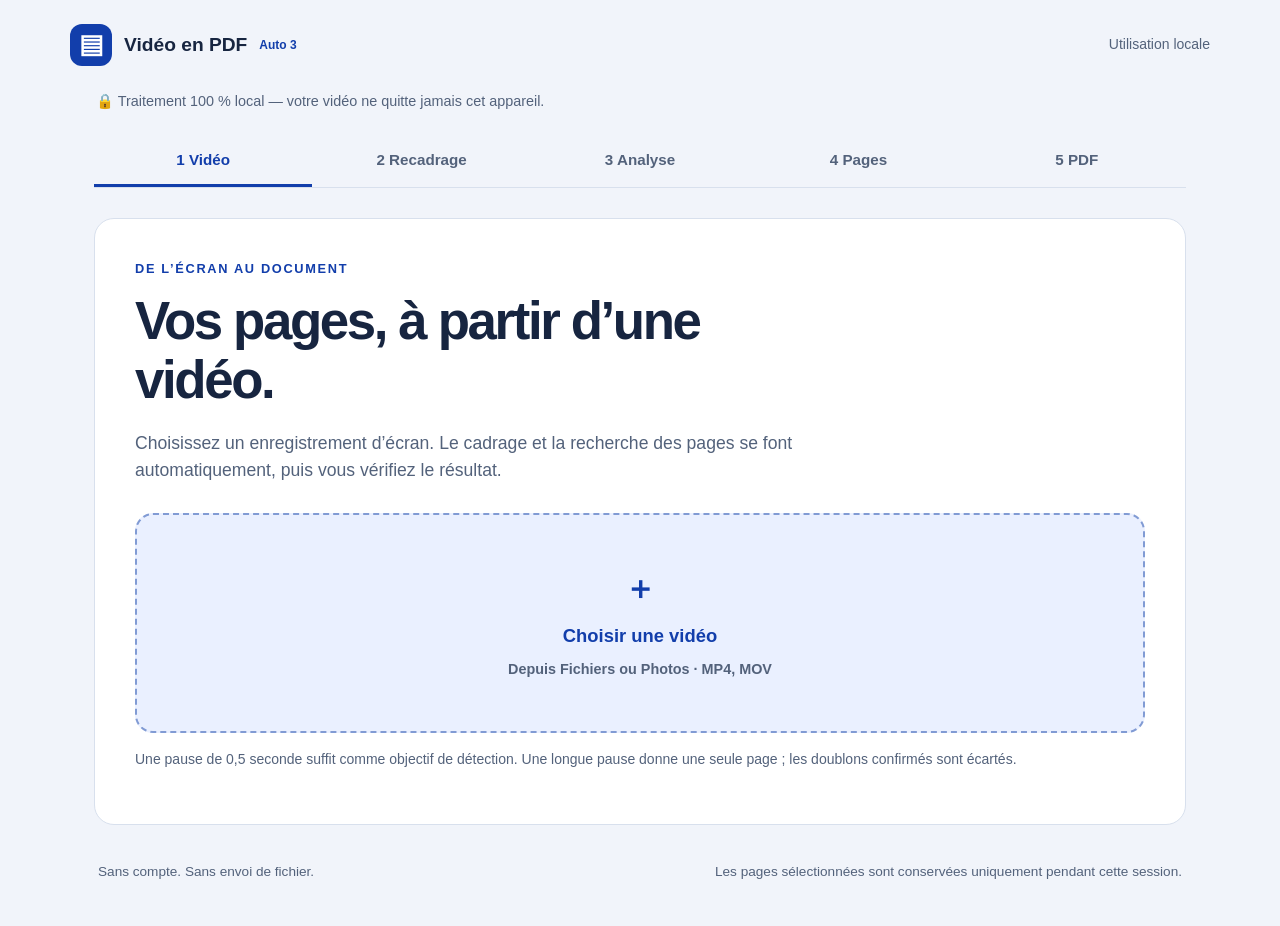
<file: index.html>
<!doctype html>
<html lang="fr">
<head>
  <meta charset="utf-8">
  <meta name="viewport" content="width=device-width, initial-scale=1, viewport-fit=cover">
  <meta name="theme-color" content="#123eab">
  <meta name="description" content="Transformez une vidéo d’écran en pages PDF, entièrement sur votre appareil.">
  <meta name="apple-mobile-web-app-capable" content="yes">
  <meta name="apple-mobile-web-app-status-bar-style" content="default">
  <meta name="apple-mobile-web-app-title" content="Vidéo en PDF">
  <link rel="manifest" href="./manifest.webmanifest">
  <link rel="apple-touch-icon" href="./icons/icon-192.png">
  <link rel="icon" href="./icons/icon-192.png">
  <link rel="stylesheet" href="./styles.css">
  <title>Vidéo en PDF</title>
</head>
<body>
<header class="topbar"><a class="brand" href="./"><span class="brand-icon" aria-hidden="true">▤</span> Vidéo en PDF <small class="version">Auto 3</small></a><span id="offline-status" class="status">Utilisation locale</span></header>
<main>
  <p class="privacy">🔒 Traitement 100 % local — votre vidéo ne quitte jamais cet appareil.</p>
  <nav aria-label="Étapes"><ol class="steps"><li aria-current="step">1 <span>Vidéo</span></li><li>2 <span>Recadrage</span></li><li>3 <span>Analyse</span></li><li>4 <span>Pages</span></li><li>5 <span>PDF</span></li></ol></nav>
  <div id="message" role="status" aria-live="polite" hidden></div>
  <section id="import-panel" class="panel">
    <p class="eyebrow">DE L’ÉCRAN AU DOCUMENT</p><h1>Vos pages, à partir d’une vidéo.</h1>
    <p class="lede">Choisissez un enregistrement d’écran. Le cadrage et la recherche des pages se font automatiquement, puis vous vérifiez le résultat.</p>
    <label class="dropzone" for="file-input"><span class="upload-icon" aria-hidden="true">＋</span><strong>Choisir une vidéo</strong><span>Depuis Fichiers ou Photos · MP4, MOV</span><input id="file-input" type="file" accept="video/*,.mov,.mp4" aria-label="Choisir une vidéo"></label>
    <p class="hint">Une pause de 0,5 seconde suffit comme objectif de détection. Une longue pause donne une seule page ; les doublons confirmés sont écartés.</p>
  </section>
  <section id="workspace" hidden>
    <div class="workspace-head"><div><p class="eyebrow">VOTRE VIDÉO</p><h2 id="file-name"></h2><p id="file-meta" class="hint"></p></div><button id="change-video" class="secondary">Changer de vidéo</button></div>
    <div class="editor-grid">
      <div class="viewer-panel">
        <div id="video-stage"><video id="video" playsinline muted preload="auto" controls aria-label="Aperçu de la vidéo"></video><div id="work-cover" hidden aria-hidden="true"><span class="work-symbol">▤</span><img id="work-image" alt="" hidden><p id="work-caption">Recherche des pages stables…</p></div><div id="crop-overlay" hidden><div id="crop-rect"><span class="crop-tag">Zone conservée</span><button type="button" class="handle left" data-edge="left" aria-label="Bord gauche, utilisez les flèches pour ajuster"></button><button type="button" class="handle right" data-edge="right" aria-label="Bord droit, utilisez les flèches pour ajuster"></button><button type="button" class="handle top" data-edge="top" aria-label="Bord supérieur, utilisez les flèches pour ajuster"></button><button type="button" class="handle bottom" data-edge="bottom" aria-label="Bord inférieur, utilisez les flèches pour ajuster"></button></div></div></div>
        <div id="timeline-panel" hidden><label for="timeline">Position <output id="timestamp">00:00.00</output></label><input id="timeline" type="range" min="0" max="1" step="0.01" value="0"><div class="transport"><button data-seek="-1">−1 s</button><button data-seek="-0.1">−0,1 s</button><button data-seek="0.1">+0,1 s</button><button data-seek="1">+1 s</button></div></div>
      </div>
      <aside class="controls panel">
        <div id="video-actions"><h2>La vidéo est prête</h2><p>Vérifiez la lecture, puis choisissez la zone à conserver.</p><button id="continue" class="primary">Recadrer et analyser automatiquement</button></div>
        <div id="crop-actions" hidden><p class="eyebrow">ÉTAPE 2</p><h2>Vérifier le recadrage</h2><p id="crop-reason">Déplacez les quatre poignées si nécessaire.</p><p>Le même cadre s’applique à toutes les pages. Relancer l’analyse remplace la sélection actuelle.</p><div class="stack"><button id="auto-crop">Recalculer le cadrage automatique</button><button id="no-crop">Aucun recadrage</button><button id="reset-crop">Réinitialiser</button><button id="full-width">Pleine largeur</button></div><p id="crop-size" class="hint"></p><button id="validate-crop" class="primary">Appliquer et analyser</button><button id="cancel-crop" class="secondary">Revenir à la sélection</button></div>
        <div id="analysis-actions" hidden><p class="eyebrow">ÉTAPE 3</p><h2>Retrouver les pages nettes</h2><p>L’analyse vérifie les mouvements, la netteté et les détails des pages. Une pause de 0,5 seconde peut suffire.</p><button id="analyze" class="primary">Analyser la vidéo</button><button id="skip-analysis" class="secondary">Choisir les pages manuellement</button><button id="edit-crop" class="text-button">Modifier le recadrage</button></div>
        <div id="manual-actions" hidden><p class="eyebrow">ÉTAPE 4</p><h2>Ajouter une page manuellement</h2><p>Placez la vidéo sur une image nette, puis ajoutez-la à la sélection.</p><button id="add-frame" class="primary">Ajouter cette frame</button><p id="manual-crop" class="hint"></p><button id="review-crop" class="secondary">Vérifier le cadrage</button><button id="rerun" class="text-button">Remplacer la sélection et réanalyser</button></div>
        <div id="progress-panel" hidden><h2 id="progress-title">Analyse en cours</h2><p id="progress-text" role="status" aria-live="polite"></p><progress id="progress" max="100" value="0"></progress><p class="hint">Gardez cette page ouverte et l’écran allumé pendant le traitement.</p><button id="cancel">Annuler l’analyse</button></div>
      </aside>
    </div>
    <details id="advanced" class="panel advanced"><summary>Réglages avancés</summary><p class="hint">Les valeurs recommandées visent les pauses de 0,5 seconde. La fréquence d’observation n’est jamais une cadence de capture des pages.</p><div class="settings-grid">
      <label>Fréquence d’observation (images/s)<input id="setting-fps" type="number" min="4" max="12" step="1" value="8"></label>
      <label>Stabilité mesurée minimale (s)<input id="setting-stable" type="number" min="0.18" max="5" step="0.01" value="0.30"><small>0,30 s mesurées entre observations pour reconnaître une pause réelle de 0,5 s.</small></label>
      <label>Sensibilité de référence au mouvement (%)<input id="setting-motion" type="number" min="0.1" max="8" step="0.1" value="1.2"><small>Calibration automatique. Plus bas : plus sensible aux petits mouvements.</small></label>
      <label>Sensibilité suppression des doublons (%)<input id="setting-duplicate" type="number" min="0" max="5" step="0.1" value="0.6"><small>Les détails sont vérifiés avant suppression. 0 : désactivée.</small></label>
      <label>Délai après un mouvement (s)<input id="setting-settle" type="number" min="0" max="2" step="0.01" value="0.06"></label>
      <label>Qualité JPEG des captures (%)<input id="setting-jpeg" type="number" min="50" max="100" step="1" value="96"><small>Conserve toujours la résolution du recadrage.</small></label>
    </div><button id="restore-settings">Restaurer les réglages recommandés</button></details>
  </section>
  <section id="pages-panel" class="panel" hidden><div class="section-head"><div><p class="eyebrow">VOTRE SÉLECTION</p><h2><span id="page-count">0</span> pages</h2></div><button id="undo" disabled>Restaurer la dernière suppression</button></div><p id="analysis-summary" role="status" class="hint"></p><div class="selection-tools"><label for="page-filter">Afficher<select id="page-filter"><option value="all">Toutes les pages</option><option value="review">Pages à vérifier</option></select></label><p class="hint">Touchez une image pour l’agrandir. Les flèches changent l’ordre.</p></div><p id="empty-pages">Aucune page pour le moment. Ajoutez une frame avec le lecteur ci-dessus.</p><div id="pages-grid"></div><details id="duplicates-panel" hidden><summary id="duplicates-summary">Doublons écartés</summary><p class="hint">Ces images correspondent à une page déjà retenue. Vous pouvez les examiner et récupérer une image si nécessaire.</p><div id="duplicates-list"></div></details></section>
  <section id="pdf-panel" class="panel" hidden><p class="eyebrow">ÉTAPE 5</p><h2>Emportez votre document</h2><p>Une image par page, sans marge ajoutée et dans l’ordre de votre sélection.</p><div class="export-controls"><label for="pdf-quality">Qualité du PDF<select id="pdf-quality"><option value="normal">Qualité normale</option><option value="high" selected>Haute qualité</option><option value="maximum">Qualité maximale</option></select></label><button id="create-pdf" class="primary">📄 Créer le PDF</button></div><p class="hint">Qualité maximale : réutilise les JPEG capturés, sans nouvelle compression. La qualité dépend aussi du réglage JPEG lors de la capture.</p><p id="size-warning" hidden></p><div id="export-result" hidden><p id="pdf-size" role="status"></p><a id="download" class="button primary">Télécharger le PDF</a><button id="share">Partager le PDF</button></div></section>
  <footer>Sans compte. Sans envoi de fichier. <span>Les pages sélectionnées sont conservées uniquement pendant cette session.</span></footer>
</main>
<dialog id="page-preview"><div class="section-head"><h2 id="preview-title"></h2><button id="close-preview" aria-label="Fermer l’aperçu">Fermer</button></div><p id="preview-reasons" class="hint"></p><div class="preview-image-wrap"><img id="preview-image" alt="Page agrandie"></div><div class="preview-actions"><button id="zoom-preview" aria-pressed="false">Voir à taille réelle</button><button id="approve-page" class="primary">Conserver cette page</button><button id="delete-preview">Supprimer cette page</button></div></dialog>
<noscript>Activez JavaScript dans Safari pour traiter votre vidéo localement.</noscript>
<script type="module" src="./app.js"></script>
</body></html>
</file>
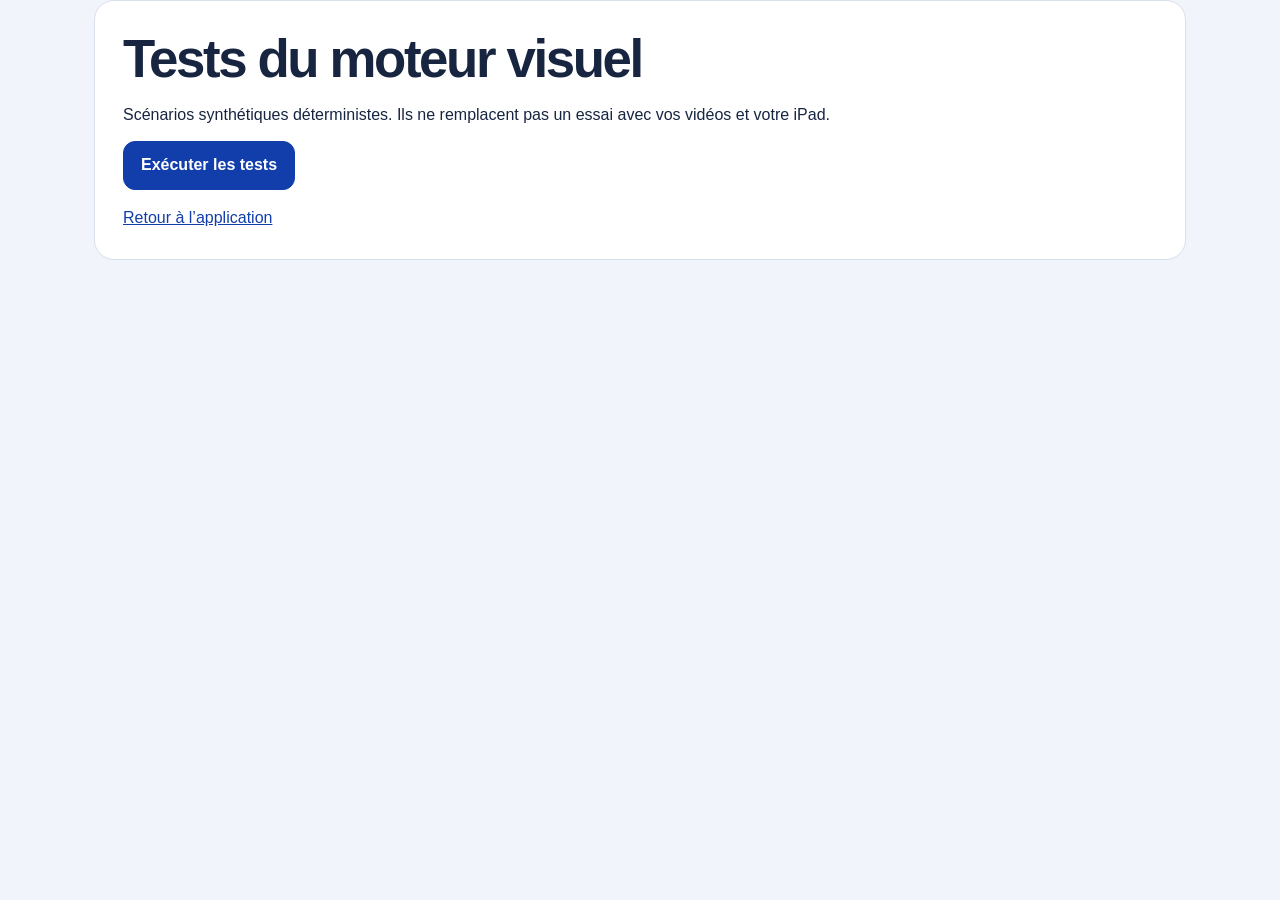
<file: tests/index.html>
<!doctype html><html lang="fr"><head><meta charset="utf-8"><meta name="viewport" content="width=device-width, initial-scale=1"><title>Tests du moteur visuel</title><link rel="stylesheet" href="../styles.css"></head><body><main><section class="panel"><h1>Tests du moteur visuel</h1><p>Scénarios synthétiques déterministes. Ils ne remplacent pas un essai avec vos vidéos et votre iPad.</p><button id="run-tests" class="primary">Exécuter les tests</button><p id="test-summary" role="status"></p><ol id="test-results"></ol><a href="../">Retour à l’application</a></section></main><script type="module" src="./test-runner.js"></script></body></html>
</file>
<file: styles.css>
:root{color-scheme:light dark;--bg:#f1f4fa;--surface:#fff;--ink:#172540;--muted:#53627b;--line:#d8e0ed;--blue:#123eab;--soft:#eaf0ff;--danger:#a32036;--radius:20px;font-family:-apple-system,BlinkMacSystemFont,"Segoe UI",sans-serif;font-size:16px;line-height:1.55;background:var(--bg);color:var(--ink)}
*{box-sizing:border-box}body{margin:0}button,input,select{font:inherit}button,.button{min-height:48px;border:1px solid var(--line);border-radius:12px;padding:11px 17px;background:var(--surface);color:var(--ink);font-weight:600;cursor:pointer;text-decoration:none;display:inline-flex;align-items:center;justify-content:center;gap:8px;touch-action:manipulation}button:disabled{opacity:.45;cursor:default}.primary{background:var(--blue);color:#fff;border-color:var(--blue)}.secondary{background:var(--soft)}.text-button{border-color:transparent;background:transparent;color:var(--blue)}button:hover:not(:disabled),.button:hover{filter:brightness(.96)}:focus-visible{outline:3px solid #eb9a13;outline-offset:4px}[hidden]{display:none!important}h1,h2,p{margin:0 0 14px}h1{font-size:clamp(2rem,4.6vw,3.3rem);line-height:1.13;letter-spacing:-.045em;max-width:680px}h2{font-size:1.4rem;line-height:1.3;letter-spacing:-.02em}a{color:var(--blue)}.topbar{max-width:1200px;margin:auto;display:flex;justify-content:space-between;align-items:center;padding:24px 30px;gap:18px}.brand{display:flex;align-items:center;gap:12px;font-size:1.2rem;font-weight:750;text-decoration:none;color:var(--ink)}.brand-icon{background:var(--blue);color:white;width:42px;height:42px;border-radius:12px;display:grid;place-items:center;font-size:1.6rem}.status{font-size:.875rem;color:var(--muted);text-align:right}main{max-width:1140px;margin:0 auto;padding:0 24px 32px}.privacy{font-size:.9rem;color:var(--muted);padding:0 2px}.steps{list-style:none;display:flex;padding:0;margin:24px 0 30px;border-bottom:1px solid var(--line)}.steps li{flex:1;padding:12px 6px;border-bottom:3px solid transparent;color:var(--muted);font-weight:600;font-size:.95rem;text-align:center}.steps [aria-current]{color:var(--blue);border-color:var(--blue)}.panel{background:var(--surface);border:1px solid var(--line);border-radius:var(--radius);padding:28px;margin-bottom:24px}.eyebrow{font-size:.8rem;font-weight:750;letter-spacing:.13em;color:var(--blue);margin-bottom:12px}.lede{max-width:680px;color:var(--muted);font-size:1.1rem;margin:20px 0 28px}#import-panel{padding:40px}.dropzone{position:relative;display:flex;flex-direction:column;gap:8px;align-items:center;justify-content:center;min-height:220px;background:var(--soft);border:2px dashed #819bd4;border-radius:18px;cursor:pointer;text-align:center;padding:25px;margin:16px 0}.dropzone strong{font-size:1.15rem;color:var(--blue)}.dropzone>span:last-of-type{font-size:.9rem;color:var(--muted)}.upload-icon{color:var(--blue);font-size:2rem}.dropzone input{position:absolute;inset:0;opacity:0;width:100%;height:100%;cursor:pointer}.dropzone:focus-within{outline:3px solid #eb9a13}.hint,small{font-size:.875rem;color:var(--muted)}.workspace-head,.section-head{display:flex;align-items:center;justify-content:space-between;gap:20px}.workspace-head{margin-bottom:20px}.workspace-head h2{overflow-wrap:anywhere}#file-name{font-size:1.15rem}.editor-grid{display:grid;grid-template-columns:minmax(0,1.4fr) minmax(275px,1fr);gap:24px;align-items:start}.viewer-panel{background:#111827;border-radius:var(--radius);overflow:hidden;margin-bottom:24px}#video-stage{position:relative;line-height:0;width:100%}video{display:block;width:100%;height:auto;max-height:65vh;object-fit:contain}#video-stage.cropping video{max-height:none}#crop-overlay{position:absolute;inset:0;overflow:hidden;touch-action:none}#crop-rect{position:absolute;border:2px solid #84b6ff;box-shadow:0 0 0 9999px #0009;touch-action:none}.crop-tag{position:absolute;top:9px;left:9px;line-height:1.3;font-size:12px;background:#123eab;color:white;padding:5px 8px;border-radius:5px;white-space:nowrap;pointer-events:none}.handle{position:absolute;padding:0;min-height:44px;width:44px;height:44px;border:0;background:transparent;border-radius:4px;touch-action:none}.handle::after{content:"";background:white;border:2px solid #123eab;position:absolute;border-radius:4px;inset:12px 16px}.handle.left{left:0;top:calc(50% - 22px)}.handle.right{right:0;top:calc(50% - 22px)}.handle.top{top:0;left:calc(50% - 22px)}.handle.bottom{bottom:0;left:calc(50% - 22px)}.handle.top::after,.handle.bottom::after{inset:16px 12px}.stack{display:grid;gap:8px;margin-bottom:18px}.controls p:not(.eyebrow){color:var(--muted)}.controls .primary{width:100%;margin-bottom:12px}.controls button.secondary{width:100%}.controls{padding:24px}.advanced summary{font-weight:650;cursor:pointer;min-height:44px;display:list-item}.settings-grid{display:grid;grid-template-columns:repeat(3,minmax(0,1fr));gap:22px;margin:18px 0 24px}label{display:block;font-weight:600}label small{display:block;font-weight:400;margin-top:5px}input[type=number],select{width:100%;padding:11px 12px;border:1px solid var(--line);border-radius:10px;background:var(--bg);color:var(--ink);min-height:48px;margin-top:8px}input[type=range]{width:100%;min-height:44px;accent-color:#4179ef}#timeline-panel{padding:18px;color:#fff}#timeline-panel label{display:flex;justify-content:space-between}.transport{display:grid;grid-template-columns:repeat(4,1fr);gap:8px}.transport button{padding:10px 4px}progress{width:100%;height:18px;accent-color:var(--blue);margin-bottom:16px}#pages-grid{display:grid;grid-template-columns:repeat(auto-fill,minmax(185px,1fr));gap:18px}.page-card{border:1px solid var(--line);border-radius:14px;overflow:hidden;background:var(--bg)}.page-card img{display:block;width:100%;height:230px;object-fit:contain;background:#dfe5ee;padding:10px}.page-caption{display:flex;align-items:center;justify-content:space-between;padding:12px 12px 4px;gap:6px}.page-caption span{font-size:.8rem;color:var(--muted)}.page-buttons{display:flex;gap:6px;padding:8px}.page-buttons button{padding:8px;flex:1}.page-buttons .delete{color:var(--danger)}.export-controls{display:flex;align-items:end;gap:18px;margin:22px 0}.export-controls label{flex:1;max-width:320px}#export-result{border-top:1px solid var(--line);padding-top:22px;margin-top:20px}#export-result .button{margin:0 8px 8px 0}#message,#size-warning{padding:16px 20px;border:1px solid #dbad4d;border-radius:12px;background:#fff4d8;color:#674409;margin-bottom:20px;overflow-wrap:anywhere}footer{font-size:.85rem;color:var(--muted);padding:12px 4px;display:flex;gap:12px;justify-content:space-between;flex-wrap:wrap}
@media(prefers-color-scheme:dark){:root{--bg:#101727;--surface:#192339;--ink:#eef3ff;--muted:#b1bfd6;--line:#34425d;--blue:#83acff;--soft:#24395e}.primary,.brand-icon{background:#285bca;color:#fff;border-color:#285bca}.page-card img{background:#0e1523}#message,#size-warning{background:#352a15;color:#ffe2a2}}
@media(max-width:740px){main{padding:0 14px 24px}.topbar{padding:20px 16px}.status{max-width:125px}.panel,#import-panel{padding:22px}.editor-grid{grid-template-columns:1fr;gap:0}.steps{margin:16px 0 22px}.steps li{font-size:.8rem}.steps li span{display:block}.settings-grid{grid-template-columns:1fr 1fr}.section-head,.workspace-head{align-items:flex-start;flex-wrap:wrap}.export-controls{align-items:stretch;flex-direction:column}.export-controls label{max-width:none}.dropzone{min-height:185px}#pages-grid{grid-template-columns:repeat(2,minmax(0,1fr));gap:10px}.page-card img{height:180px}.page-caption{flex-wrap:wrap}.page-buttons{gap:3px;padding:6px}.page-buttons button{padding:6px;min-width:40px}}
@media(max-width:390px){.settings-grid{grid-template-columns:1fr}#pages-grid{grid-template-columns:1fr}.privacy{font-size:.85rem}.brand{font-size:1rem}.status{font-size:.8rem}}
/* Automatic analysis and review */
.version{font-size:.75rem;font-weight:700;color:var(--blue);white-space:nowrap}.selection-tools{display:flex;gap:24px;align-items:center;margin:20px 0}.selection-tools label{min-width:200px}.selection-tools p{margin:0}.page-image-button{display:block;width:100%;border:0;border-radius:0;padding:0;background:transparent}.page-badge{font-size:.8rem;padding:0 12px;margin:3px 0;color:var(--muted)}.page-badge.review{color:#976100;font-weight:700}.duplicate-row{display:flex;align-items:center;gap:12px;padding:12px 0;border-top:1px solid var(--line)}.duplicate-row span{flex:1;font-size:.875rem}#duplicates-panel{margin-top:24px}#duplicates-panel summary{cursor:pointer;min-height:48px;padding:10px 0;font-weight:650}dialog{color:var(--ink);background:var(--surface);border:1px solid var(--line);border-radius:20px;width:min(940px,94vw);max-height:94dvh;padding:20px}dialog::backdrop{background:#050e20ba}.preview-image-wrap{overflow:auto;max-height:65dvh;background:var(--bg);text-align:center}.preview-image-wrap img{display:block;max-width:100%;height:auto;margin:auto}.preview-actions{display:flex;gap:14px;margin-top:20px}#manual-actions>.secondary{margin-top:10px}
@media(prefers-color-scheme:dark){.page-badge.review{color:#ffd17b}}
@media(max-width:740px){.selection-tools{align-items:stretch;flex-direction:column;gap:10px}.duplicate-row{flex-wrap:wrap}.duplicate-row span{flex-basis:100%}.version{display:none}.preview-actions{flex-wrap:wrap}dialog{padding:14px}}

#work-cover{position:absolute;inset:0;display:flex;flex-direction:column;align-items:center;justify-content:center;gap:20px;background:#111e38;color:#e9f0ff;line-height:1.5;padding:20px;text-align:center}.work-symbol{font-size:2.5rem;color:#9cbaff}#work-image{max-width:65%;max-height:45vh;width:auto;height:auto;object-fit:contain;border-radius:5px;box-shadow:0 10px 35px #0006}#work-caption{font-size:1rem;margin:0}.preview-image-wrap img.full-size{max-width:none;width:auto;max-height:none}.preview-image-wrap:has(.full-size){text-align:left;touch-action:pan-x pan-y pinch-zoom}.preview-image-wrap img.full-size{margin:0}@media(prefers-reduced-motion:reduce){*{scroll-behavior:auto!important}}
</file>
